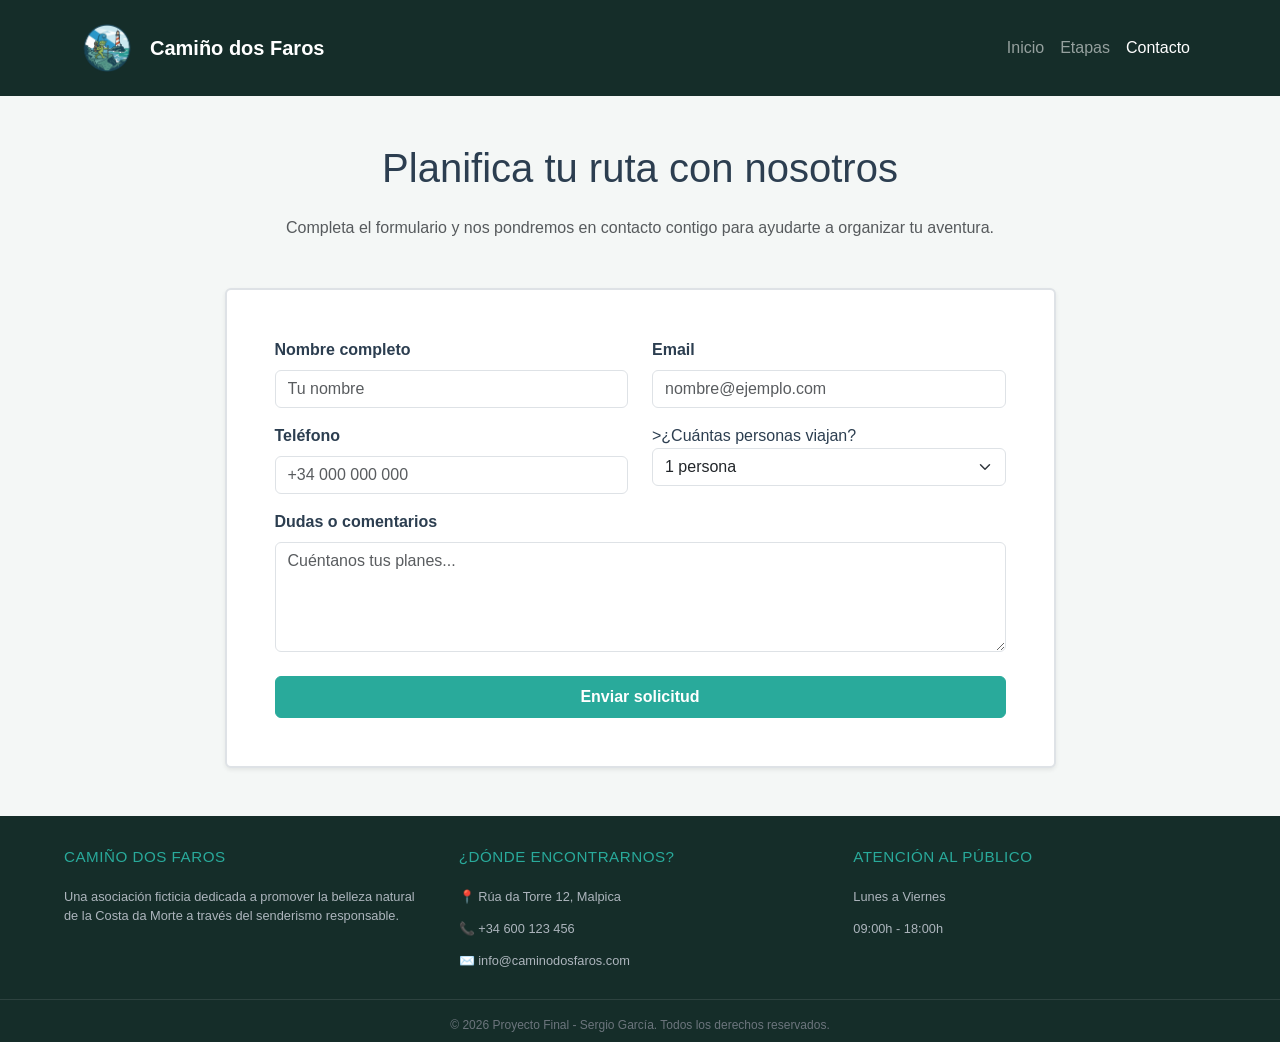
<file: pages/contacto.html>
<!DOCTYPE html>
<html lang="es">

<head>
    <meta charset="UTF-8">
    <meta name="viewport" content="width=device-width, initial-scale=1.0">
    <meta name="description"
        content="Contacta con O Camiño dos Faros para planificar tu ruta por la Costa da Morte. Completa el formulario y te ayudamos a organizar tu aventura.">
    <meta name="keywords"
        content="contacto Camiño dos Faros, planificar ruta, senderismo Costa da Morte, reserva etapas">
    <meta name="author" content="Sergio García">
    <title>O Camiño dos Faros | Contacto</title>
    <link href="https://cdn.jsdelivr.net/npm/bootstrap@5.3.2/dist/css/bootstrap.min.css" rel="stylesheet">
    <link rel="stylesheet" href="https://cdn.jsdelivr.net/npm/bootstrap-icons@1.11.3/font/bootstrap-icons.min.css">
    <link rel="stylesheet" href="../css/main.css">
</head>

<body class="d-flex flex-column min-vh-100">

    <nav class="navbar navbar-expand-lg navbar-dark bg-dark">
        <div class="container">
            <a class="navbar-brand d-flex align-items-center fw-bold" href="../index.html">
                <img src="../img/LogoTraski.png" alt="Logo Traski" width="70" height="70" class="me-2">
                Camiño dos Faros
            </a>

            <button class="navbar-toggler" type="button" data-bs-toggle="collapse" data-bs-target="#navbarNav"
                aria-controls="navbarNav" aria-expanded="false" aria-label="Toggle navigation">
                <span class="navbar-toggler-icon"></span>
            </button>

            <div class="collapse navbar-collapse" id="navbarNav">
                <ul class="navbar-nav ms-auto">
                    <li class="nav-item">
                        <a class="nav-link" href="../index.html">Inicio</a>
                    </li>
                    <li class="nav-item">
                        <a class="nav-link" href="etapas.html">Etapas</a>
                    </li>
                    <li class="nav-item">
                        <a class="nav-link active" aria-current="page" href="contacto.html">Contacto</a>
                    </li>
                </ul>
            </div>
        </div>
    </nav>

    <main class="container mt-5 mb-5 flex-grow-1">
        <h1 class="text-center mb-4">Planifica tu ruta con nosotros</h1>
        <p class="text-center text-muted mb-5">Completa el formulario y nos pondremos en contacto contigo para ayudarte
            a organizar tu aventura.</p>

        <section class="row justify-content-center">
            <div class="col-lg-9">
                <div class="bg-white p-4 p-md-5 rounded shadow-sm border border-2">
                    <form>
                        <div class="row">
                            <div class="col-md-6 mb-3">
                                <label class="form-label fw-bold" for="nombre">Nombre completo</label>
                                <input type="text" class="form-control" id="nombre" placeholder="Tu nombre" required>
                            </div>
                            <div class="col-md-6 mb-3">
                                <label class="form-label fw-bold" for="email">Email</label>
                                <input type="email" class="form-control" id="email" placeholder="nombre@ejemplo.com"
                                    required>
                            </div>
                        </div>
                        <div class="row">
                            <div class="col-md-6 mb-3">
                                <label class="form-label fw-bold" for="telefono">Teléfono</label>
                                <input type="tel" class="form-control" id="telefono" placeholder="+34 000 000 000">
                            </div>
                            <div class="col-md-6 mb-3">
                                <label class="form-label fw-bold" for="personas"></label>>¿Cuántas personas
                                viajan?</label>
                                <select class="form-select" id="personas">
                                    <option>1 persona</option>
                                    <option>2-4 personas</option>
                                    <option>Grupo grande</option>
                                </select>
                            </div>
                        </div>
                        <div class="mb-4">
                            <label class="form-label fw-bold" for="comentarios">Dudas o comentarios</label>
                            <textarea class="form-control" id="comentarios" rows="4"
                                placeholder="Cuéntanos tus planes..."></textarea>
                        </div>
                        <button type="submit" class="btn btn-primary w-100 py-2 fw-bold">Enviar solicitud</button>
                    </form>
                </div>
            </div>
        </section>
    </main>

    <footer class="pie-pagina-ancho">
        <div class="contenedor-footer">
            <div class="columna-footer">
                <h3>Camiño dos Faros</h3>
                <p>Una asociación ficticia dedicada a promover la belleza natural de la Costa da Morte a través del
                    senderismo responsable.</p>
            </div>
            <div class="columna-footer">
                <h3>¿Dónde encontrarnos?</h3>
                <ul>
                    <li>📍 Rúa da Torre 12, Malpica</li>
                    <li>📞 +34 600 123 456</li>
                    <li>✉️ info@caminodosfaros.com</li>
                </ul>
            </div>
            <div class="columna-footer">
                <h3>Atención al Público</h3>
                <p>Lunes a Viernes</p>
                <p>09:00h - 18:00h</p>
            </div>
        </div>
        <div class="copyright-footer">
            <p>&copy; 2026 Proyecto Final - Sergio García. Todos los derechos reservados.</p>
        </div>
    </footer>

    <script src="https://cdn.jsdelivr.net/npm/bootstrap@5.3.2/dist/js/bootstrap.bundle.min.js"></script>
</body>

</html>
</file>
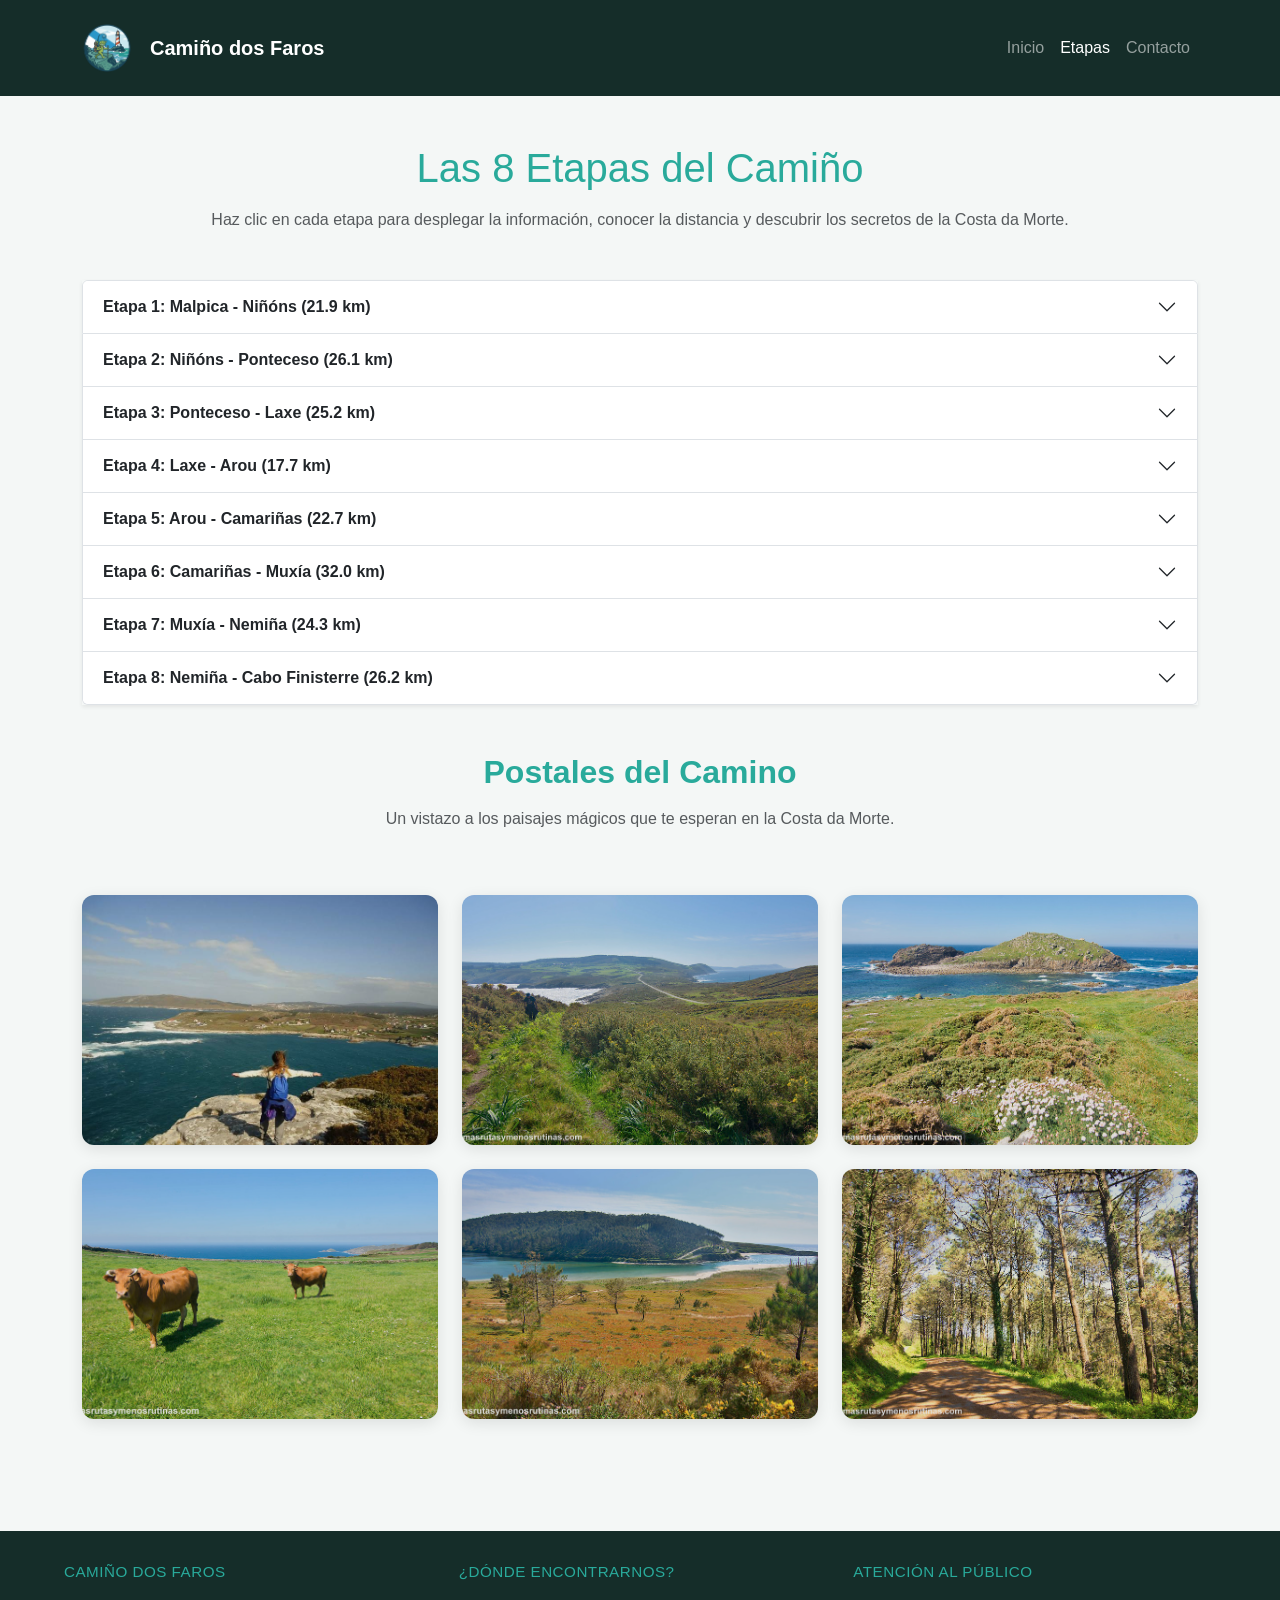
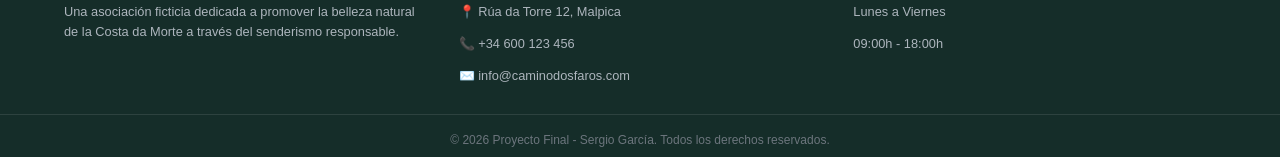
<file: pages/etapas.html>
<!DOCTYPE html>
<html lang="es">

<head>
    <meta charset="UTF-8">
    <meta name="viewport" content="width=device-width, initial-scale=1.0">
    <meta name="description"
        content="Conoce las 8 etapas del Camiño dos Faros: distancias, dificultad y tracks oficiales en Wikiloc para recorrer la Costa da Morte.">
    <meta name="keywords"
        content="etapas Camiño dos Faros, senderismo Galicia, Costa da Morte, Wikiloc, faros, rutas costeras">
    <meta name="author" content="Sergio García">
    <title>O Camiño dos Faros | Etapas</title>
    <link rel="stylesheet" href="https://cdn.jsdelivr.net/npm/bootstrap-icons@1.11.3/font/bootstrap-icons.min.css">
    <link href="https://cdn.jsdelivr.net/npm/bootstrap@5.3.2/dist/css/bootstrap.min.css" rel="stylesheet">
    <link rel="stylesheet" href="../css/main.css">
</head>

<body class="d-flex flex-column min-vh-100">

    <nav class="navbar navbar-expand-lg navbar-dark bg-dark">
        <div class="container">
            <a class="navbar-brand d-flex align-items-center fw-bold" href="../index.html">
                <img src="../img/LogoTraski.png" alt="Logo Traski" width="70" height="70" class="me-2">
                Camiño dos Faros
            </a>
            <button class="navbar-toggler" type="button" data-bs-toggle="collapse" data-bs-target="#navbarNav"
                aria-controls="navbarNav" aria-expanded="false" aria-label="Abrir menú de navegación">
                <span class="navbar-toggler-icon"></span>
            </button>
            <div class="collapse navbar-collapse" id="navbarNav">
                <ul class="navbar-nav ms-auto">
                    <li class="nav-item">
                        <a class="nav-link" href="../index.html">Inicio</a>
                    </li>
                    <li class="nav-item">
                        <a class="nav-link active" aria-current="page" href="./etapas.html">Etapas</a>
                    </li>
                    <li class="nav-item">
                        <a class="nav-link" href="./contacto.html">Contacto</a>
                    </li>
                </ul>
            </div>
        </div>
    </nav>

    <main class="container mt-5 mb-5 flex-grow-1">
        <h1 class="text-center mb-3 titulo-seccion">Las 8 Etapas del Camiño</h1>
        <p class="text-center text-muted mb-5">Haz clic en cada etapa para desplegar la información, conocer la
            distancia y descubrir los secretos de la Costa da Morte.</p>

        <div class="accordion shadow-sm" id="acordeonEtapas">

            <div class="accordion-item">
                <h2 class="accordion-header" id="headingUno">
                    <button class="accordion-button collapsed fw-bold" type="button" data-bs-toggle="collapse"
                        data-bs-target="#collapseUno" aria-expanded="false" aria-controls="collapseUno">
                        Etapa 1: Malpica - Niñóns (21.9 km)
                    </button>
                </h2>
                <div id="collapseUno" class="accordion-collapse collapse" aria-labelledby="headingUno"
                    data-bs-parent="#acordeonEtapas">
                    <div class="accordion-body">
                        <strong>Dificultad: Alta.</strong> La ruta comienza en el puerto de Malpica, ofreciendo vistas
                        panorámicas de las Islas Sisargas. Tras recorrer senderos de pescadores y cruzar el río en
                        Seiruga, afrontaremos la dura subida al mágico Faro de Punta Nariga. El tramo final,
                        espectacular pero exigente, nos guiará entre acantilados hasta la Playa de Niñóns. <em>¡Aviso:
                            asegúrate de terminar esta etapa de día!</em>

                        <div class="mt-3 mb-3">
                            <a href="https://es.wikiloc.com/rutas-senderismo/o-camino-dos-faros-etapa-1-malpica-ninons-track-oficial-agosto-2020-54497150"
                                target="_blank" class="btn btn-success btn-sm fw-bold shadow-sm">
                                📍 Ver track oficial en Wikiloc
                            </a>
                        </div>

                        <img src="../img/FotoEtapa1.jpg" alt="Paisaje Etapa 1" class="img-fluid rounded" loading="lazy">
                    </div>
                </div>
            </div>

            <div class="accordion-item">
                <h2 class="accordion-header" id="headingDos">
                    <button class="accordion-button collapsed fw-bold" type="button" data-bs-toggle="collapse"
                        data-bs-target="#collapseDos" aria-expanded="false" aria-controls="collapseDos">
                        Etapa 2: Niñóns - Ponteceso (26.1 km)
                    </button>
                </h2>
                <div id="collapseDos" class="accordion-collapse collapse" aria-labelledby="headingDos"
                    data-bs-parent="#acordeonEtapas">
                    <div class="accordion-body">
                        <strong>Dificultad: Alta.</strong> Etapa espectacular pasando por el Faro do Roncudo (famoso por
                        sus percebes) y terminando en el tranquilo estuario del Río Anllóns y las dunas de A Barra.

                        <div class="mt-3 mb-3">
                            <a href="https://es.wikiloc.com/rutas-senderismo/camino-dos-faros-etapa-2-playa-de-ninons-ponteceso-16769098"
                                target="_blank" class="btn btn-success btn-sm fw-bold shadow-sm">
                                📍 Ver track oficial en Wikiloc
                            </a>
                        </div>

                        <img src="../img/FotoEtapa2.jpg" alt="Paisaje Etapa 2" class="img-fluid rounded" loading="lazy">
                    </div>
                </div>
            </div>

            <div class="accordion-item">
                <h2 class="accordion-header" id="headingTres">
                    <button class="accordion-button collapsed fw-bold" type="button" data-bs-toggle="collapse"
                        data-bs-target="#collapseTres" aria-expanded="false" aria-controls="collapseTres">
                        Etapa 3: Ponteceso - Laxe (25.2 km)
                    </button>
                </h2>
                <div id="collapseTres" class="accordion-collapse collapse" aria-labelledby="headingTres"
                    data-bs-parent="#acordeonEtapas">
                    <div class="accordion-body">
                        <strong>Dificultad: Media.</strong> Un recorrido que combina la magia del interior del estuario
                        del Anllóns, los dólmenes antiguos y la impresionante llegada al Faro de Laxe.

                        <div class="mt-3 mb-3">
                            <a href="https://es.wikiloc.com/rutas-senderismo/camino-dos-faros-etapa-3-ponteceso-laxe-17175727"
                                target="_blank" class="btn btn-success btn-sm fw-bold shadow-sm">
                                📍 Ver track oficial en Wikiloc
                            </a>
                        </div>

                        <img src="../img/FotoEtapa3.jpg" alt="Paisaje Etapa 3" class="img-fluid rounded" loading="lazy">
                    </div>
                </div>
            </div>

            <div class="accordion-item">
                <h2 class="accordion-header" id="headingCuatro">
                    <button class="accordion-button collapsed fw-bold" type="button" data-bs-toggle="collapse"
                        data-bs-target="#collapseCuatro" aria-expanded="false" aria-controls="collapseCuatro">
                        Etapa 4: Laxe - Arou (17.7 km)
                    </button>
                </h2>
                <div id="collapseCuatro" class="accordion-collapse collapse" aria-labelledby="headingCuatro"
                    data-bs-parent="#acordeonEtapas">
                    <div class="accordion-body">
                        <strong>Dificultad: Baja.</strong> La etapa más corta e ideal para recuperar fuerzas. Pasamos
                        por la famosa Praia de los Cristales y terminamos en el pintoresco pueblo de Arou.

                        <div class="mt-3 mb-3">
                            <a href="https://es.wikiloc.com/rutas-senderismo/camino-dos-faros-etapa-4-laxe-arou-17631479"
                                target="_blank" class="btn btn-success btn-sm fw-bold shadow-sm">
                                📍 Ver track oficial en Wikiloc
                            </a>
                        </div>

                        <img src="../img/FotoEtapa4.jpg" alt="Paisaje Etapa 4" class="img-fluid rounded" loading="lazy">
                    </div>
                </div>
            </div>

            <div class="accordion-item">
                <h2 class="accordion-header" id="headingCinco">
                    <button class="accordion-button collapsed fw-bold" type="button" data-bs-toggle="collapse"
                        data-bs-target="#collapseCinco" aria-expanded="false" aria-controls="collapseCinco">
                        Etapa 5: Arou - Camariñas (22.7 km)
                    </button>
                </h2>
                <div id="collapseCinco" class="accordion-collapse collapse" aria-labelledby="headingCinco"
                    data-bs-parent="#acordeonEtapas">
                    <div class="accordion-body">
                        <strong>Dificultad: Media.</strong> El corazón de la Costa da Morte. Caminarás por el tramo más
                        salvaje, visitando el Cementerio de los Ingleses y llegando al majestuoso Faro Vilán.

                        <div class="mt-3 mb-3">
                            <a href="https://es.wikiloc.com/rutas-senderismo/camino-dos-faros-etapa-5-tramo-parcial-de-arou-a-faro-vilan-104869946"
                                target="_blank" class="btn btn-success btn-sm fw-bold shadow-sm">
                                📍 Ver track oficial en Wikiloc
                            </a>
                        </div>

                        <img src="../img/FotoEtapa5.jpg" alt="Paisaje Etapa 5" class="img-fluid rounded" loading="lazy">
                    </div>
                </div>
            </div>

            <div class="accordion-item">
                <h2 class="accordion-header" id="headingSeis">
                    <button class="accordion-button collapsed fw-bold" type="button" data-bs-toggle="collapse"
                        data-bs-target="#collapseSeis" aria-expanded="false" aria-controls="collapseSeis">
                        Etapa 6: Camariñas - Muxía (32.0 km)
                    </button>
                </h2>
                <div id="collapseSeis" class="accordion-collapse collapse" aria-labelledby="headingSeis"
                    data-bs-parent="#acordeonEtapas">
                    <div class="accordion-body">
                        <strong>Dificultad: Alta.</strong> La etapa más larga del camino. Rodea toda la ría para llegar
                        a la mágica Punta de la Barca en Muxía, donde las olas rompen con una fuerza increíble.

                        <div class="mt-3 mb-3">
                            <a href="https://es.wikiloc.com/rutas-senderismo/camino-de-los-faros-etapa-6-camarnas-muxia-costa-da-morte-85517846"
                                target="_blank" class="btn btn-success btn-sm fw-bold shadow-sm">
                                📍 Ver track oficial en Wikiloc
                            </a>
                        </div>

                        <img src="../img/FotoEtapa6.jpg" alt="Paisaje Etapa 6" class="img-fluid rounded" loading="lazy">
                    </div>
                </div>
            </div>

            <div class="accordion-item">
                <h2 class="accordion-header" id="headingSiete">
                    <button class="accordion-button collapsed fw-bold" type="button" data-bs-toggle="collapse"
                        data-bs-target="#collapseSiete" aria-expanded="false" aria-controls="collapseSiete">
                        Etapa 7: Muxía - Nemiña (24.3 km)
                    </button>
                </h2>
                <div id="collapseSiete" class="accordion-collapse collapse" aria-labelledby="headingSiete"
                    data-bs-parent="#acordeonEtapas">
                    <div class="accordion-body">
                        <strong>Dificultad: Media.</strong> Se abandona el interior de la ría y se vuelve al océano
                        abierto. Recorre el imponente Cabo Touriñán (el punto más occidental de la España peninsular)
                        hasta la playa surfera de Nemiña.

                        <div class="mt-3 mb-3">
                            <a href="https://es.wikiloc.com/rutas-senderismo/camino-dos-faros-etapa-7-muxia-nemina-28889840"
                                target="_blank" class="btn btn-success btn-sm fw-bold shadow-sm">
                                📍 Ver track oficial en Wikiloc
                            </a>
                        </div>

                        <img src="../img/FotoEtapa7.jpg" alt="Paisaje Etapa 7" class="img-fluid rounded" loading="lazy">
                    </div>
                </div>
            </div>

            <div class="accordion-item">
                <h2 class="accordion-header" id="headingOcho">
                    <button class="accordion-button collapsed fw-bold" type="button" data-bs-toggle="collapse"
                        data-bs-target="#collapseOcho" aria-expanded="false" aria-controls="collapseOcho">
                        Etapa 8: Nemiña - Cabo Finisterre (26.2 km)
                    </button>
                </h2>
                <div id="collapseOcho" class="accordion-collapse collapse" aria-labelledby="headingOcho"
                    data-bs-parent="#acordeonEtapas">
                    <div class="accordion-body">
                        <strong>Dificultad: Alta.</strong> El gran final. Un recorrido exigente con desniveles que
                        culmina en el mítico Faro de Finisterre, el fin del mundo antiguo, viendo la puesta de sol sobre
                        el Atlántico.

                        <div class="mt-3 mb-3">
                            <a href="https://es.wikiloc.com/rutas-senderismo/camino-dos-faros-etapa-8-tourinan-praia-do-rostro-132019079"
                                target="_blank" class="btn btn-success btn-sm fw-bold shadow-sm">
                                📍 Ver track oficial en Wikiloc
                            </a>
                        </div>

                        <img src="../img/FotoEtapa8.jpg" alt="Paisaje Etapa 8" class="img-fluid rounded" loading="lazy">
                    </div>
                </div>
            </div>

        </div>

        <!-- SECCIÓN: La ruta en imágenes -->
        <section class="mt-5 mb-5">
            <h2 class="text-center mb-3 titulo-seccion fw-bold">Postales del Camino</h2>
            <p class="text-center text-muted mb-5">Un vistazo a los paisajes mágicos que te esperan en la Costa da
                Morte.</p>

            <div class="galeria-postales">
                <div class="postal">
                    <img src="../img/fotopostal1.jpg" alt="persona y paisaje" loading="lazy">
                </div>
                <div class="postal">
                    <img src="../img/fotopostal2.jpg" alt="Sendero por la costa" loading="lazy">
                </div>
                <div class="postal">
                    <img src="../img/fotopostal3.jpg" alt="islas sisargas" loading="lazy">
                </div>
                <div class="postal">
                    <img src="../img/fotopostal4.jpg" alt="vacas y paisaje" loading="lazy">
                </div>
                <div class="postal">
                    <img src="../img/fotopostal5.jpg" alt="Vista al océano" loading="lazy">
                </div>
                <div class="postal">
                    <img src="../img/fotopostal6.jpg" alt="arboles y naturaleza" loading="lazy">
                </div>
            </div>
        </section>


    </main>

    <footer class="pie-pagina-ancho">
        <div class="contenedor-footer">
            <div class="columna-footer">
                <h3>Camiño dos Faros</h3>
                <p>Una asociación ficticia dedicada a promover la belleza natural de la Costa da Morte a través del
                    senderismo responsable.</p>
            </div>
            <div class="columna-footer">
                <h3>¿Dónde encontrarnos?</h3>
                <ul>
                    <li>📍 Rúa da Torre 12, Malpica</li>
                    <li>📞 +34 600 123 456</li>
                    <li>✉️ info@caminodosfaros.com</li>
                </ul>
            </div>
            <div class="columna-footer">
                <h3>Atención al Público</h3>
                <p>Lunes a Viernes</p>
                <p>09:00h - 18:00h</p>
            </div>
        </div>
        <div class="copyright-footer">
            <p>&copy; 2026 Proyecto Final - Sergio García. Todos los derechos reservados.</p>
        </div>
    </footer>

    <script src="https://cdn.jsdelivr.net/npm/bootstrap@5.3.2/dist/js/bootstrap.bundle.min.js"></script>
</body>

</html>
</file>
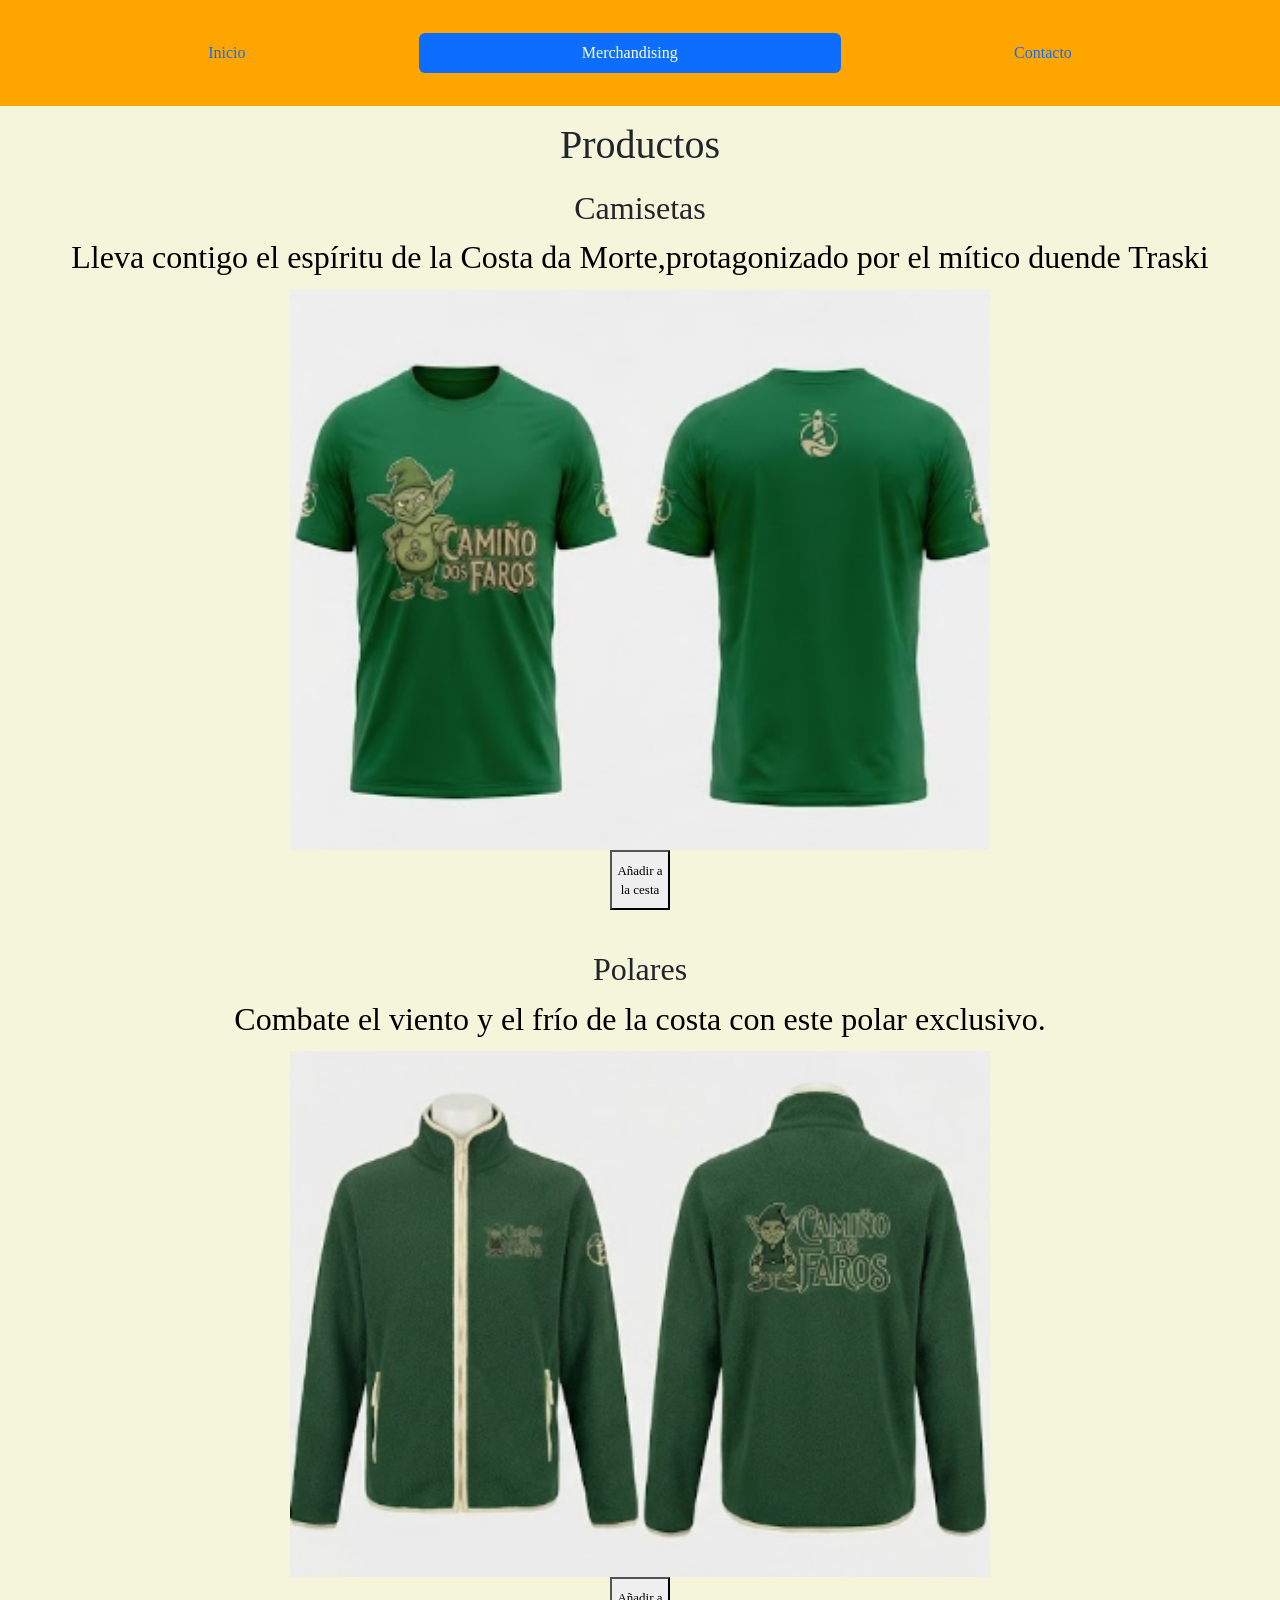
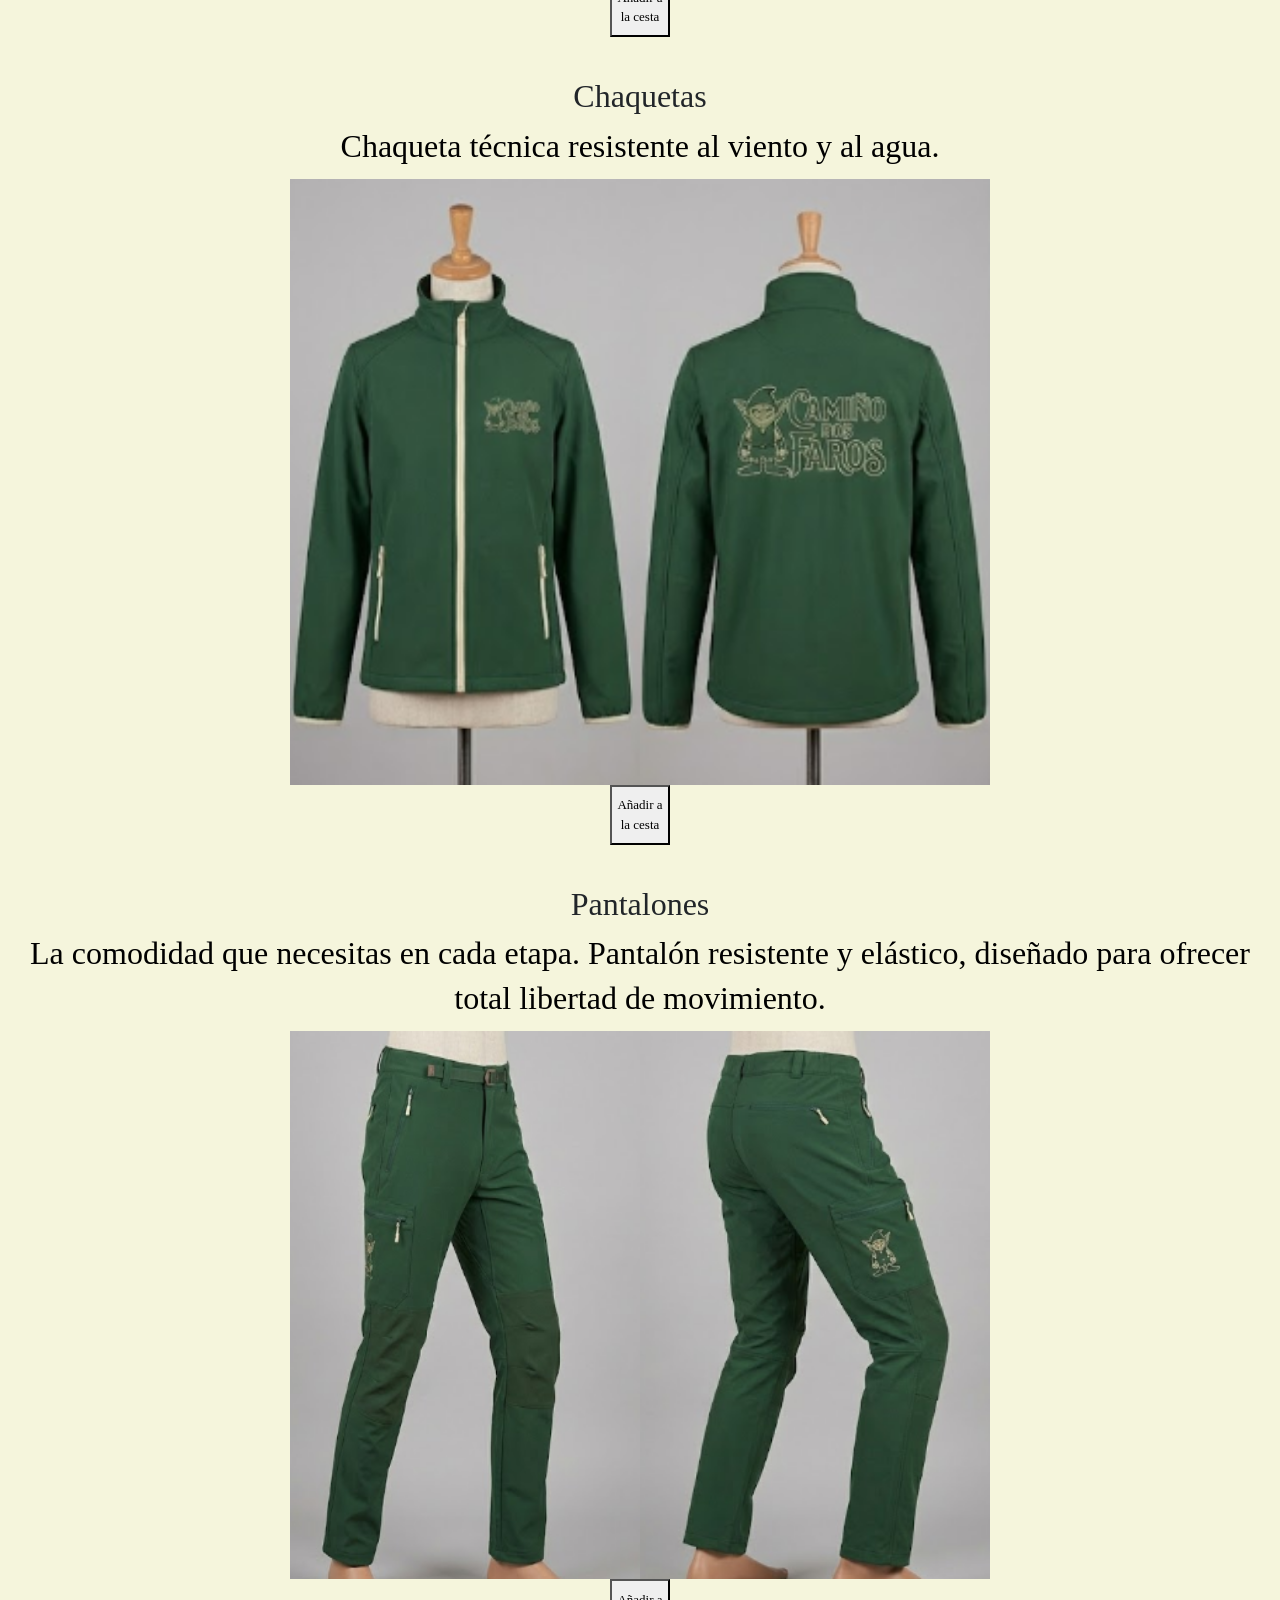
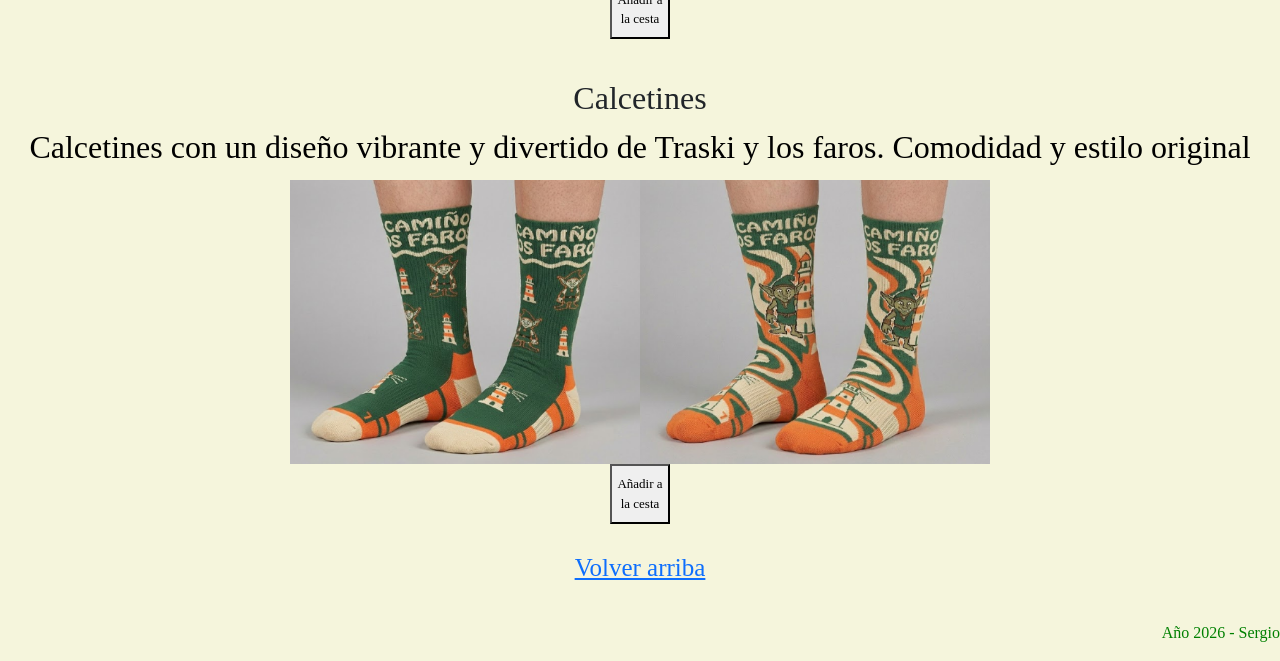
<file: pages/merchandising.html>
<!DOCTYPE html>
<html lang="es">
<head>
    <meta charset="UTF-8">
    <title>merchandising.html</title>
    <link href="https://cdn.jsdelivr.net/npm/bootstrap@5.3.8/dist/css/bootstrap.min.css" rel="stylesheet" integrity="sha384-sRIl4kxILFvY47J16cr9ZwB07vP4J8+LH7qKQnuqkuIAvNWLzeN8tE5YBujZqJLB" crossorigin="anonymous">
    <link rel="stylesheet" href="../css/styles.css">
</head>
<body class="body-merch">

<header class="header-index">
    <nav class="navbar navbar-expand-lg navbar-light">
        <div class="container-fluid">
            
            <button class="navbar-toggler w-100 mb-2" type="button" data-bs-toggle="collapse" data-bs-target="#menuMerch" aria-controls="menuMerch" aria-expanded="false" aria-label="Toggle navigation">
                <span class="navbar-toggler-icon"></span> Menú
            </button>

            <div class="collapse navbar-collapse" id="menuMerch">
                <ul class="nav nav-pills nav-fill p-2 w-100" id="pillNav2"> 
                    <li class="nav-item">
                        <a class="nav-link" href="../index.html">Inicio</a>
                    </li>
                    <li class="nav-item">
                        <a class="nav-link active" href="merchandising.html">Merchandising</a>
                    </li>
                    <li class="nav-item">
                        <a class="nav-link" href="contacto.html">Contacto</a>
                    </li>
                </ul>
            </div>
            
        </div>
    </nav>
</header>

<main class="merchandising">
    <section>
        <h1 class="merch-h1">Productos</h1>
        <h2>Camisetas</h2>
        
            <div class="producto-1">
                <p>Lleva contigo el espíritu de la Costa da Morte,protagonizado por el mítico duende Traski</p>
            </div>

            <div class="imagen">
                <img src="../img/camiseta-delante.png">     
                <img src="../img/camiseta-detras.png" alt="camiseta oficial Traski">
                
            </div>
            <button>Añadir a la cesta</button>
        </section>

    <section>
      <h2>Polares</h2>
      
        <div class="producto-4">
          <p>Combate el viento y el frío de la costa con este polar exclusivo.</p>
      
        </div>

        <div class="imagen">
          <img src="../img/polar-delante.png" alt="Polar oficial Traski por delante">
          <img src="../img/polar-detras.png" alt="Polar oficial Traski por detras">
          
        </div>
        <button>Añadir a la cesta</button>
      
    </section>

    <section>
      <h2>Chaquetas</h2>
      
        <div class="producto-5">
          <p>Chaqueta técnica resistente al viento y al agua.</p>
        
        </div>

        <div class="imagen">
          <img src="../img/chaqueta-delante.png" alt="Chaqueta Traski por delante">
          <img src="../img/chaqueta-detras.png" alt="Chaqueta Traski por detras">
          
        </div>
        <button>Añadir a la cesta</button>
      
    </section>

    <section>
      <h2>Pantalones</h2>

        <div class="producto-6">
          <p>La comodidad que necesitas en cada etapa. Pantalón resistente y elástico, diseñado para ofrecer total libertad de movimiento.</p>
        </div>

        <div class="imagen">
          <img src="../img/pantalon-por-delante.png" alt="Pantalones Traski por delante">
           <img src="../img/pantalon-por-detras.png" alt="Pantalones Traski por detras">
        </div>

        <button>Añadir a la cesta</button>
      
    </section>

    <section>
      <h2>Calcetines</h2>
        <div class="producto-7">
          <p>Calcetines con un diseño vibrante y divertido de Traski y los faros. Comodidad y estilo original</p>
        </div> 

        <div class="imagen">
          <img src="../img/calcetines-1.png" alt="Calcetines Traski 1"
          >
          <img src="../img/calcetines-2.png" alt="Calcetines Traski 2"
          >         
        </div>

        <button>Añadir a la cesta</button>
        <div class="volver-arriba">
          <a href="#">Volver arriba</a>
        </div>

    </section>

</main>


<footer id="esquinaderecha">
     <p><time datetime="2026-01-05">Año 2026 - Sergio</time></p>
</footer>

<script src="https://cdn.jsdelivr.net/npm/bootstrap@5.3.8/dist/js/bootstrap.bundle.min.js" integrity="sha384-FKyoEForCGlyvwx9Hj09JcYn3nv7wiPVlz7YYwJrWVcXK/BmnVDxM+D2scQbITxI" crossorigin="anonymous"></script>

</body>
</html>
</file>
<file: css/main.css>
@charset "UTF-8";
/* scss/base/_variables.scss */
.pie-pagina-ancho {
  background-color: #152d29;
  color: #ffffff;
  padding: 2rem 0 0.5rem 0;
  margin-top: auto;
}
.pie-pagina-ancho .contenedor-footer {
  display: flex;
  flex-direction: column;
  gap: 1.5rem;
  padding: 0 1.5rem;
  max-width: 1200px;
  margin: 0 auto;
  text-align: center;
}
@media (min-width: 768px) {
  .pie-pagina-ancho .contenedor-footer {
    flex-direction: row;
    text-align: left;
    justify-content: space-between;
    gap: 2rem;
  }
}
.pie-pagina-ancho .contenedor-footer .columna-footer {
  flex: 1;
}
.pie-pagina-ancho .contenedor-footer .columna-footer h3 {
  color: #29aa9b;
  font-size: 0.95rem;
  margin-bottom: 0.8rem;
  text-transform: uppercase;
  letter-spacing: 0.5px;
}
.pie-pagina-ancho .contenedor-footer .columna-footer p,
.pie-pagina-ancho .contenedor-footer .columna-footer li {
  font-size: 0.8rem;
  color: #adb5bd;
  margin-bottom: 0.3rem;
  padding-top: 0.5rem;
}
.pie-pagina-ancho .contenedor-footer .columna-footer ul {
  list-style: none;
  padding: 0;
  margin: 0;
  display: flex;
  flex-direction: column;
}
.pie-pagina-ancho .copyright-footer {
  text-align: center;
  padding-top: 1rem;
  margin-top: 1.5rem;
  border-top: 1px solid rgba(255, 255, 255, 0.1);
}
.pie-pagina-ancho .copyright-footer p {
  font-size: 0.75rem;
  color: #6c757d;
  margin: 0;
}

* {
  margin: 0;
  padding: 0;
  box-sizing: border-box;
}

body {
  font-family: "Segoe UI", Roboto, Helvetica, Arial, sans-serif;
  background-color: #f4f7f6;
  color: #2c3e50;
}

.btn-primary {
  background-color: #29aa9b;
  border-color: #29aa9b;
  transition: all 0.3s ease;
}
.btn-primary:hover {
  filter: brightness(0.85);
  background-color: #29aa9b;
  border-color: #29aa9b;
  transform: translateY(-2px);
}

.bg-dark {
  background-color: #152d29 !important;
}

.seccion-hero-fondo {
  background-attachment: fixed;
  background-position: center;
  background-size: cover;
  background-repeat: no-repeat;
  min-height: 80vh;
  display: flex;
  justify-content: center;
  align-items: center;
  padding: 2rem;
}
.seccion-hero-fondo .caja-texto-superpuesta {
  background-color: rgba(0, 0, 0, 0.65);
  padding: 3rem;
  border-radius: 15px;
  text-align: center;
  max-width: 800px;
  backdrop-filter: blur(5px);
  box-shadow: 0 15px 30px rgba(0, 0, 0, 0.5);
}
.seccion-hero-fondo .caja-texto-superpuesta h1 {
  color: #ffffff;
  font-size: 2.5rem;
  margin-bottom: 1.5rem;
  font-weight: bold;
}
@media (min-width: 768px) {
  .seccion-hero-fondo .caja-texto-superpuesta h1 {
    font-size: 4rem;
  }
}
.seccion-hero-fondo .caja-texto-superpuesta p {
  color: #e0e0e0;
  font-size: 1.2rem;
}
@media (min-width: 768px) {
  .seccion-hero-fondo .caja-texto-superpuesta p {
    font-size: 1.4rem;
  }
}

.header-etapas {
  background-image: url("../img/FotoFondoEtapas.jpg");
  background-attachment: fixed;
  background-position: center;
  background-size: cover;
  background-repeat: no-repeat;
  min-height: 40vh;
  display: flex;
  justify-content: center;
  align-items: center;
  padding: 2rem;
  text-align: center;
}
.header-etapas .caja-texto-superpuesta {
  background-color: rgba(0, 0, 0, 0.6);
  padding: 2.5rem;
  border-radius: 15px;
  backdrop-filter: blur(5px);
  max-width: 850px;
  box-shadow: 0 10px 25px rgba(0, 0, 0, 0.3);
}
.header-etapas .caja-texto-superpuesta h1 {
  color: #ffffff;
  font-size: 2.2rem;
  margin-bottom: 1rem;
  text-transform: uppercase;
  letter-spacing: 2px;
}
.header-etapas .caja-texto-superpuesta p {
  color: #dddddd;
  font-size: 1.1rem;
  margin-bottom: 0;
}

.navbar-brand {
  display: flex;
  justify-content: center;
  align-items: center;
}
.navbar-brand img {
  height: 70px;
  width: 70px;
  object-fit: contain;
  margin-left: -10px;
}

.nav-link {
  transition: color 0.3s ease;
}
.nav-link:hover {
  color: #29aa9b !important;
}

.card-numero {
  transition: transform 0.3s ease, box-shadow 0.3s ease;
}
.card-numero:hover {
  transform: translateY(-6px);
  box-shadow: 0 12px 25px rgba(0, 0, 0, 0.15) !important;
}

@keyframes fadeInUp {
  from {
    opacity: 0;
    transform: translateY(30px);
  }
  to {
    opacity: 1;
    transform: translateY(0);
  }
}
.caja-texto-superpuesta {
  animation: fadeInUp 1s ease forwards;
}

.titulo-seccion {
  color: #29aa9b;
}

.titulo-seccion-secundario {
  color: #29aa9b;
}

.btn-primary {
  transition: transform 0.2s ease, box-shadow 0.2s ease;
}
.btn-primary:hover {
  transform: translateY(-3px);
  box-shadow: 0 8px 20px rgba(41, 170, 155, 0.4);
}

.accordion-body img {
  width: 100%;
  object-fit: cover;
  max-height: 250px;
  border-radius: 8px;
}
@media (min-width: 768px) {
  .accordion-body img {
    max-height: 450px;
  }
}

.seccion-presentacion {
  background-color: #f0f4f8;
  padding: 5rem 1.5rem;
}
.seccion-presentacion .presentacion-etiqueta {
  text-transform: uppercase;
  letter-spacing: 3px;
  font-size: 0.72rem;
  color: #e8621a;
  font-weight: bold;
  margin-bottom: 0.8rem;
  display: block;
}
.seccion-presentacion .presentacion-card {
  background: #ffffff;
  padding: 2rem;
  border-radius: 12px;
  box-shadow: 0 4px 16px rgba(0, 0, 0, 0.07);
  border-left: 4px solid #e8621a;
  height: 100%;
  transition: transform 0.3s ease, box-shadow 0.3s ease;
}
.seccion-presentacion .presentacion-card:hover {
  transform: translateY(-4px);
  box-shadow: 0 8px 24px rgba(0, 0, 0, 0.13);
}
.seccion-presentacion .presentacion-card .bi {
  font-size: 2rem;
  color: #e8621a;
  margin-bottom: 0.8rem;
  display: block;
}
.seccion-presentacion .presentacion-card h4 {
  font-weight: bold;
  color: #2c3e50;
  margin-bottom: 0.6rem;
}
.seccion-presentacion .presentacion-card p {
  color: #555;
  line-height: 1.7;
  margin: 0;
}

.card-numero {
  border-left: 4px solid #e8621a;
  border-radius: 8px;
  padding: 2rem;
  background: #ffffff;
  box-shadow: 0 2px 12px rgba(0, 0, 0, 0.08);
  transition: transform 0.3s ease, box-shadow 0.3s ease;
}
.card-numero:hover {
  transform: translateY(-4px);
  box-shadow: 0 8px 24px rgba(0, 0, 0, 0.15);
}
.card-numero .bi {
  font-size: 3rem;
  color: #e8621a;
}
.card-numero h3 {
  font-size: 2rem;
}

.seccion-numeros {
  background-size: cover;
  background-position: center;
  background-attachment: fixed;
}
@media (max-width: 991px) {
  .seccion-numeros {
    background-attachment: scroll;
  }
}
.seccion-numeros .titulo-numeros {
  font-size: 1.8rem;
  letter-spacing: 3px;
  color: #ffffff;
  text-shadow: 0 2px 8px rgba(0, 0, 0, 0.8);
}
.seccion-numeros .btn-numeros {
  background: none;
  border: none;
  padding: 0;
  cursor: pointer;
  font-size: 1.8rem;
  font-weight: bold;
  letter-spacing: 3px;
  color: #ffffff;
}
.seccion-numeros .texto-naranja {
  color: #e8621a;
  transition: opacity 0.2s ease;
}
.seccion-numeros .texto-naranja:hover {
  opacity: 0.75;
}

.galeria-postales {
  display: flex;
  flex-wrap: wrap;
  /* Permite que las fotos bajen a la siguiente línea */
  gap: 1.5rem;
  padding: 1rem 0;
}
.galeria-postales .postal {
  /* pueden crecer para llenar el espacio vacío */
  flex: 1 1 280px;
  border-radius: 12px;
  overflow: hidden;
  box-shadow: 0 4px 15px rgba(0, 0, 0, 0.1);
  cursor: pointer;
}
.galeria-postales .postal img {
  width: 100%;
  height: 250px;
  object-fit: cover;
  transition: transform 0.5s ease, filter 0.5s ease;
  filter: brightness(0.9);
}
.galeria-postales .postal img:hover {
  transform: scale(1.1);
  filter: brightness(1.1);
}

/*# sourceMappingURL=main.css.map */
</file>
<file: css/styles.css>
* {
    margin: 0;
    padding: 0;
    box-sizing: border-box;
}

    /*header general */

.header-index {
   background-color: orange;
}


.header-index nav {
    padding: 20px;
}

.header-index nav ul {
    list-style: none;      
    margin: 5px;
    padding: 0;
    display: flex;
    justify-content: space-between;
    width: 100%;
    gap: 10px;
}




    /* navbar general */


.index nav {
    display: flex;
    flex-direction: row;
    align-items: space-between; 
    list-style: none;
    font-size: 2vh;
}
    

/* index.html */
    
.img-encabezado {
   width: 100%;
}






    /* valores generales */


h1, h2, h3 {
    text-align: center; /* Centrar todos los títulos de los "h" */
}

nav a {
    color: black;
}

section p {

    color: black; 
}


figure {
    margin-top: 20px;   /* con esto le damos márgenes a lo que se encuentre dentro de figure */
    margin-bottom: 20px;
}



#fecha {
    background-color: black; /* Color del fondo */
    color: white; /* Color de las letras */
    text-align: center; /* Centramos el texto */
}

#derecha {      
    text-align: right; /* Lo centro a la derecha */
    text-decoration: none;
}

footer a {
    color: red;
    text-decoration: none; /* Le quito el fondo azul al enlace */
}


#esquinaderecha{
    text-align: right;
    color: green;
}


    /* valores para merchandising */

.merchandising {
    display: flex;
    flex-direction: column;
    text-align: center; 
    gap: 15px;
    padding: 15px;
    margin-bottom: 20px;
}

.merchandising p {
    font-size: 2rem;
    line-height: 1.4;
    margin: 0 10px 10px;
    font-family: cursive;
    align-items: center;
    color: rgb(0, 0, 0);
}

.imagen {
    display: flex;
    justify-content: center;

}

.imagen img{ 
    width: 500px;
}


.merchandising button {
    display: inline-block;
    justify-content: center;
    flex-basis: 25px;
    margin-bottom: 25px;
    width: 100px;
    height: 100px;
    font-size: large;
}

.merch-h1 {
    margin-bottom: 20px;
}


body {
    font-family: Georgia, 'Times New Roman', Times, serif;/* Tipografía */
    background-color: beige;
}



.index {
    text-align: center;
}



.volver-arriba {
    font-size: 25px;
}


    /* Media Query para que sea responsive */

@media (min-width:768px) {
    
    .body-merch img {
        width: 350px
    }
    .merchandising button {
    display: inline-block;
    justify-content: center;
    flex-basis: 25px;
    margin-bottom: 25px;
    width: 60px;
    height: 60px;
    font-size: small;
}
}
</file>
